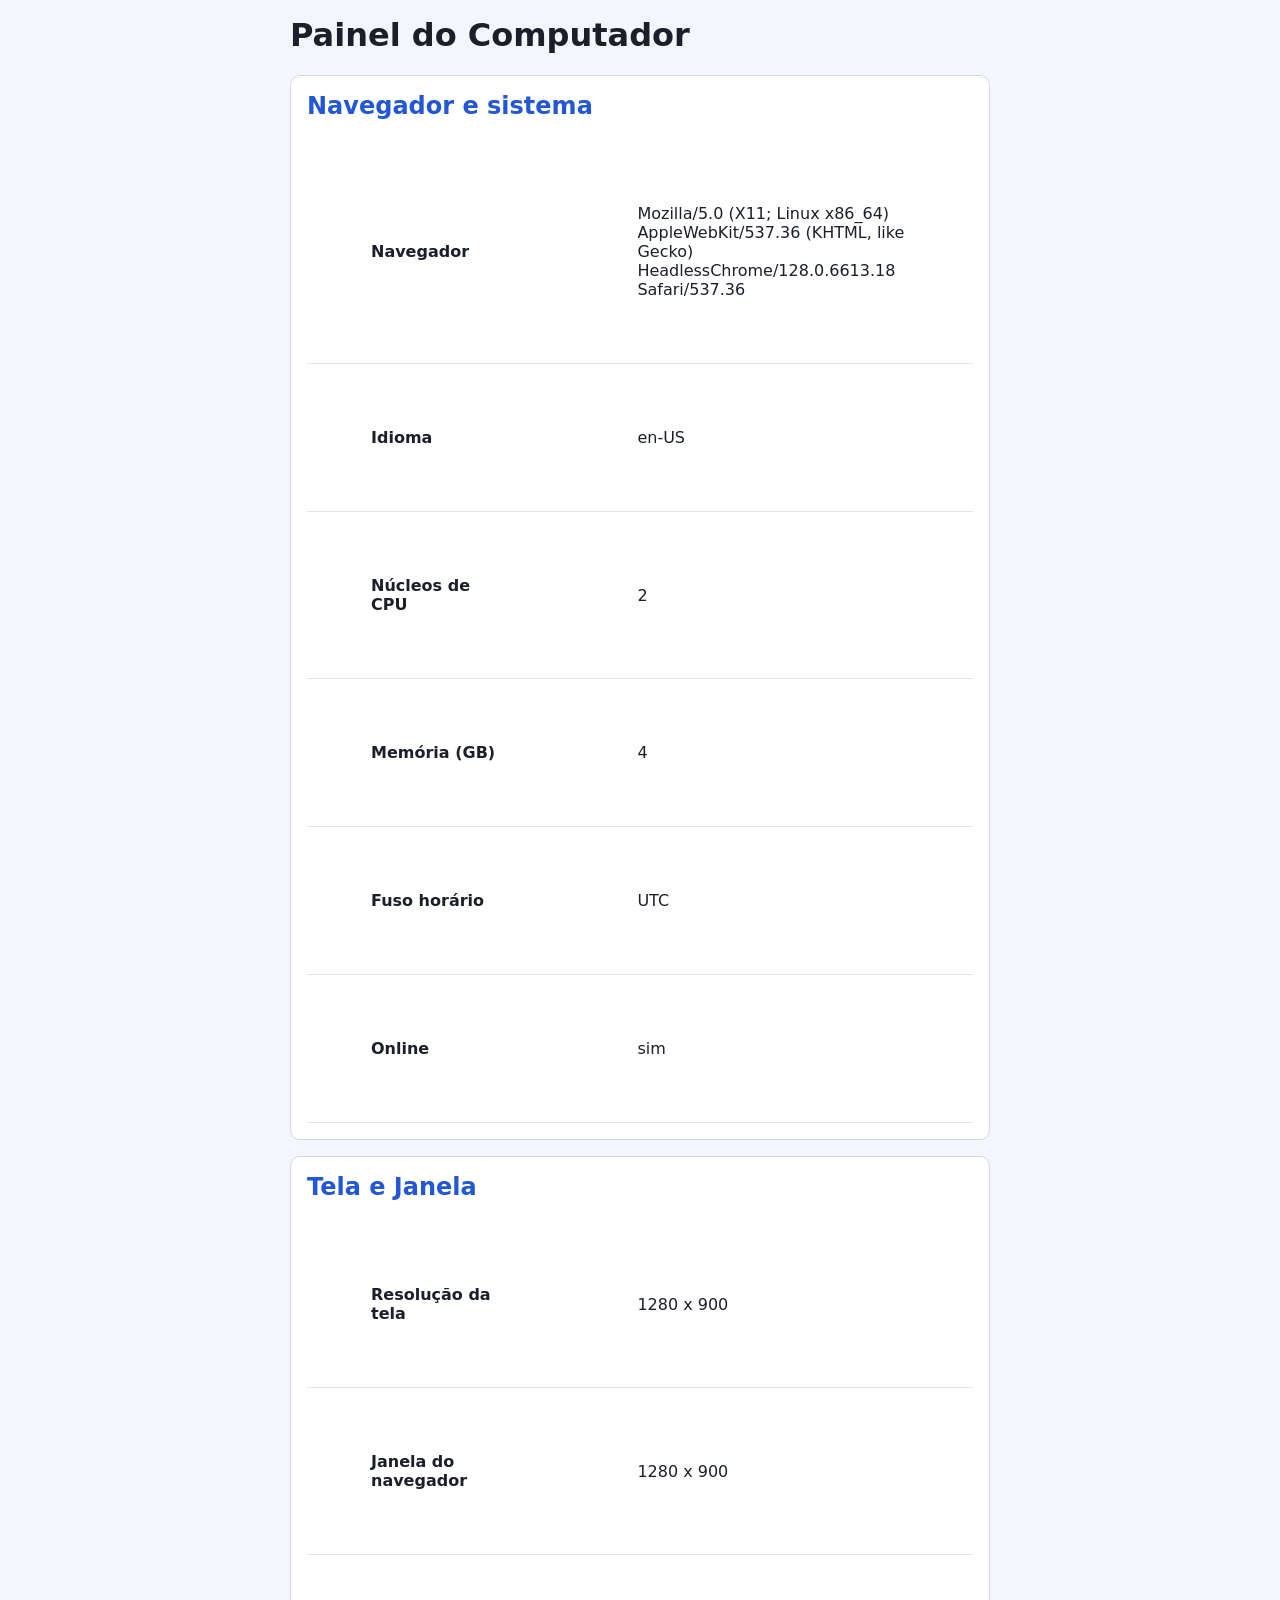
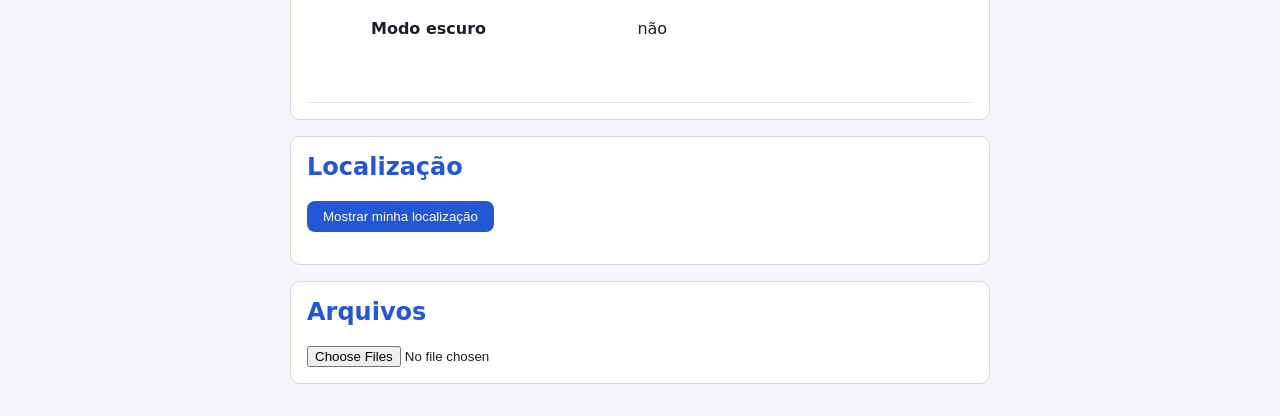
<file: index.html>
<!DOCTYPE html>
<html lang="pt-BR">
<head>
    <meta charset="UTF-8">
    <meta name="viewport" content="width=device-width, initial-scale=1.0">
    <title>Painel do Computador</title>
    <link rel="stylesheet" href="style.css">
</head>
<body>
    <h1>Painel do Computador</h1>

    <section>
        <h2>Navegador e sistema</h2>
        <table id="sistema"></table>
    </section>

    <section>
        <h2>Tela e Janela</h2>
        <table id="tela"></table>
    </section>

    <section>
        <h2>Localização</h2>
        <button id="btn-local">Mostrar minha localização</button>
        <p id="local"></p>
    </section>

    <section>
        <h2>Arquivos</h2>
        <input type="file" id="arquivos" multiple>
        <table id="lista-arquivos"></table>
    </section>

    <script src="script.js"></script>
</body>
</html>
</file>
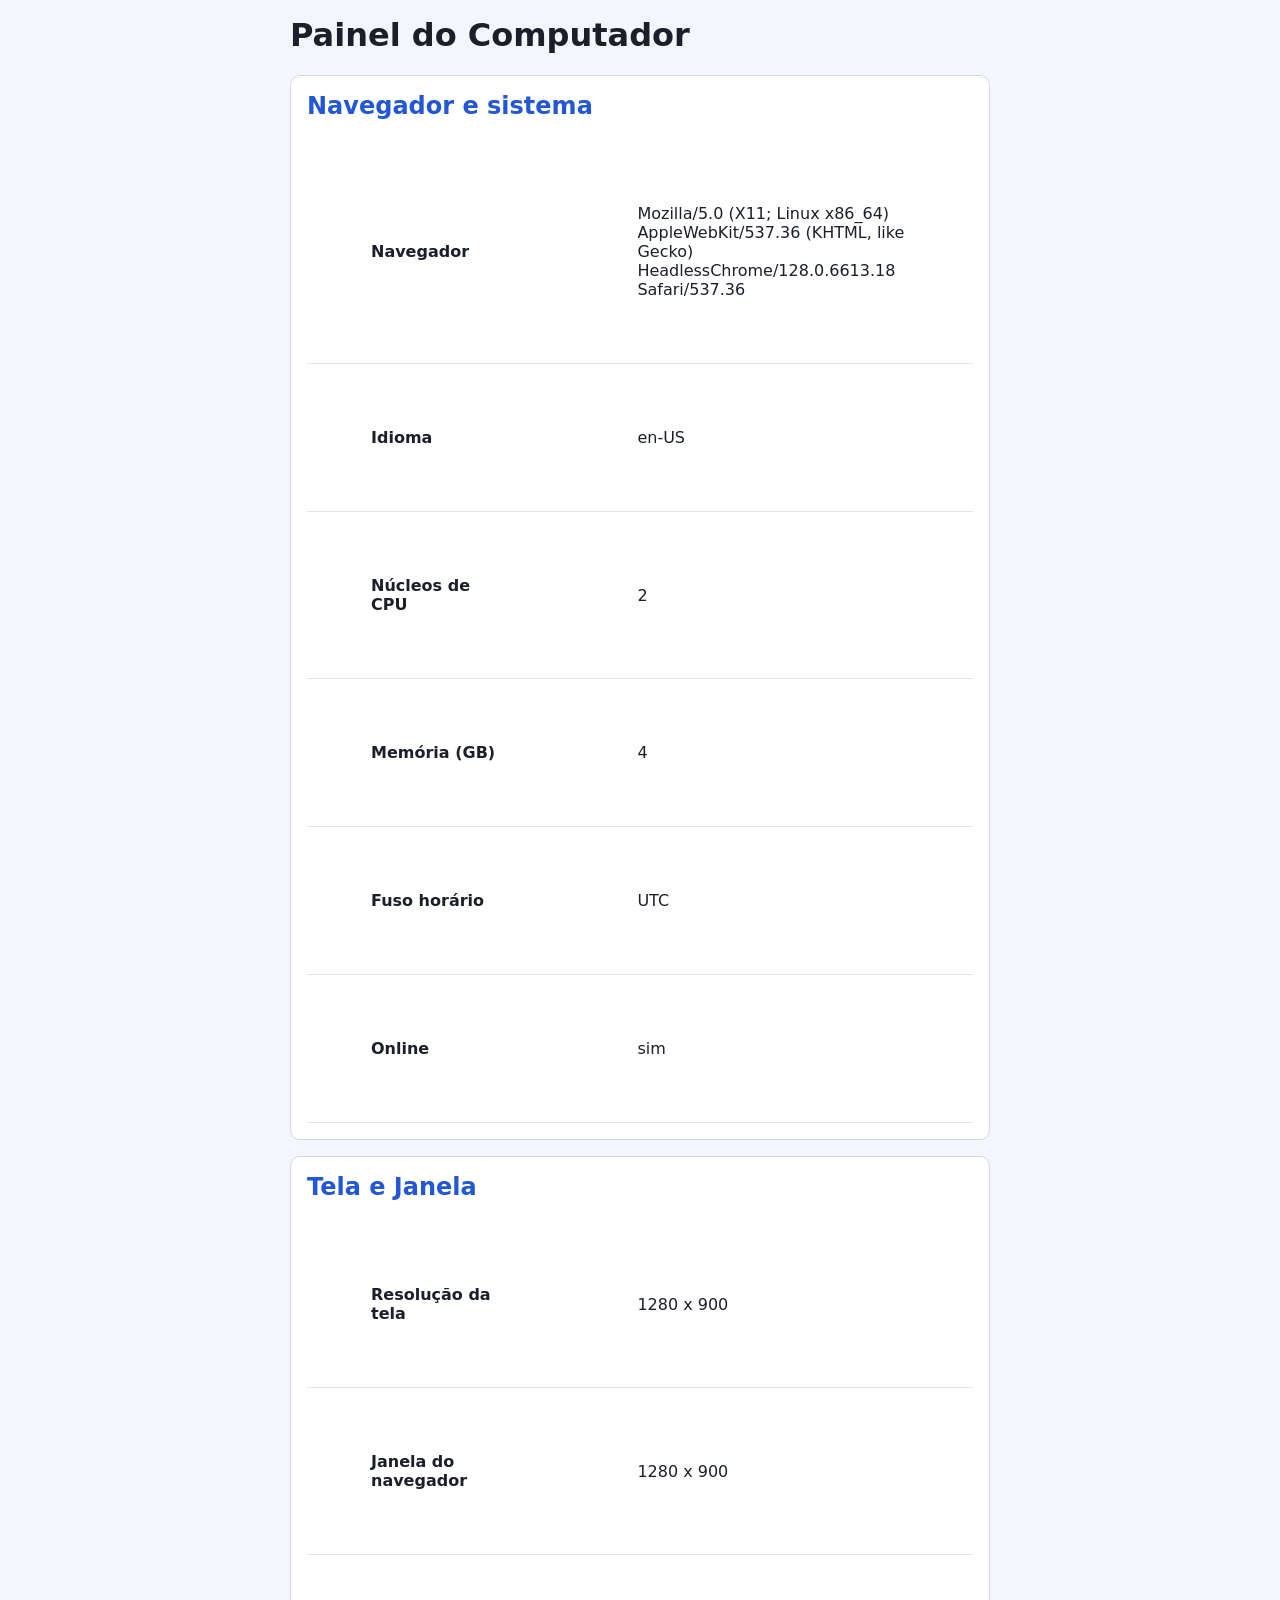
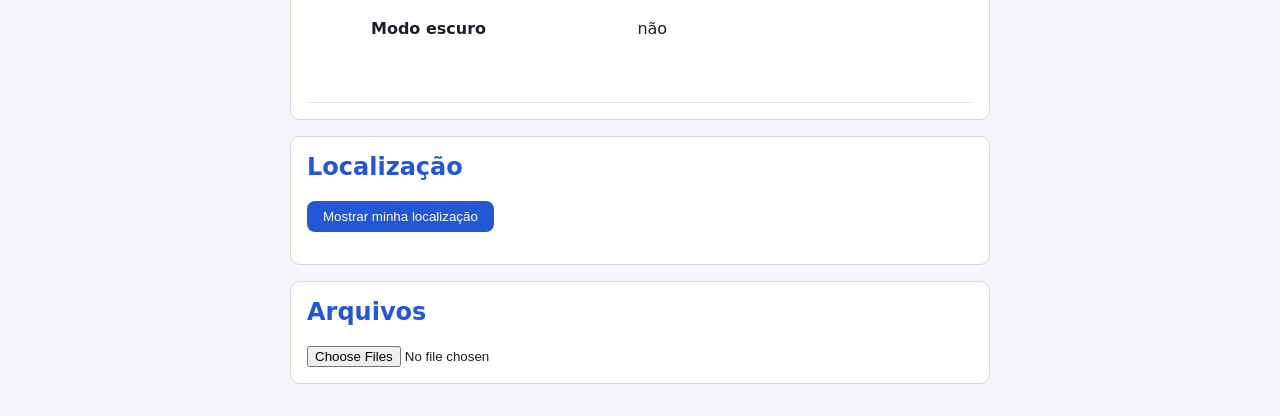
<file: index.html.html>
<!DOCTYPE html>
<html lang="pt-BR">
<head>
    <meta charset="UTF-8">
    <meta name="viewport" content="width=device-width, initial-scale=1.0">
    <title>Painel do Computador</title>
    <link rel="stylesheet" href="style.css">
</head>
<body>
    <h1>Painel do Computador</h1>

    <section>
        <h2>Navegador e sistema</h2>
        <table id="sistema"></table>
    </section>

    <section>
        <h2>Tela e Janela</h2>
        <table id="tela"></table>
    </section>

    <section>
        <h2>Localização</h2>
        <button id="btn-local">Mostrar minha localização</button>
        <p id="local"></p>
    </section>

    <section>
        <h2>Arquivos</h2>
        <input type="file" id="arquivos" multiple>
        <table id="lista-arquivos"></table>
    </section>

    <script src="script.js"></script>
</body>
</html>
</file>
<file: style.css>
body {
    font-family: system-ui, sans-serif;
    max-width: 700px;
    margin: 0 auto;
    padding: 1rem;
    background: #f4f6fb;
    color: #1b1f2a;
}

section {
    background: white;
    border: 1px solid #d5d9e5;
    border-radius: 10px;
    padding: 1rem;
    margin-bottom: 1rem;
}

h1, h2 {margin-top: 0;}
h2 {color: #2457d6; font-size: 1, 1rem;}

table {width: 100%; border-collapse: collapse;}
td {padding: 4rem; border-bottom: 1px solid #e2e5ee; word-break: break-word;}
td:first-child {font-weight: bold; width: 40%;}

button {
    padding: .5rem 1rem;
    border: 0;
    border-radius: 8px;
    background: #2457d6;
    color: white;
    cursor: pointer;
}
</file>
